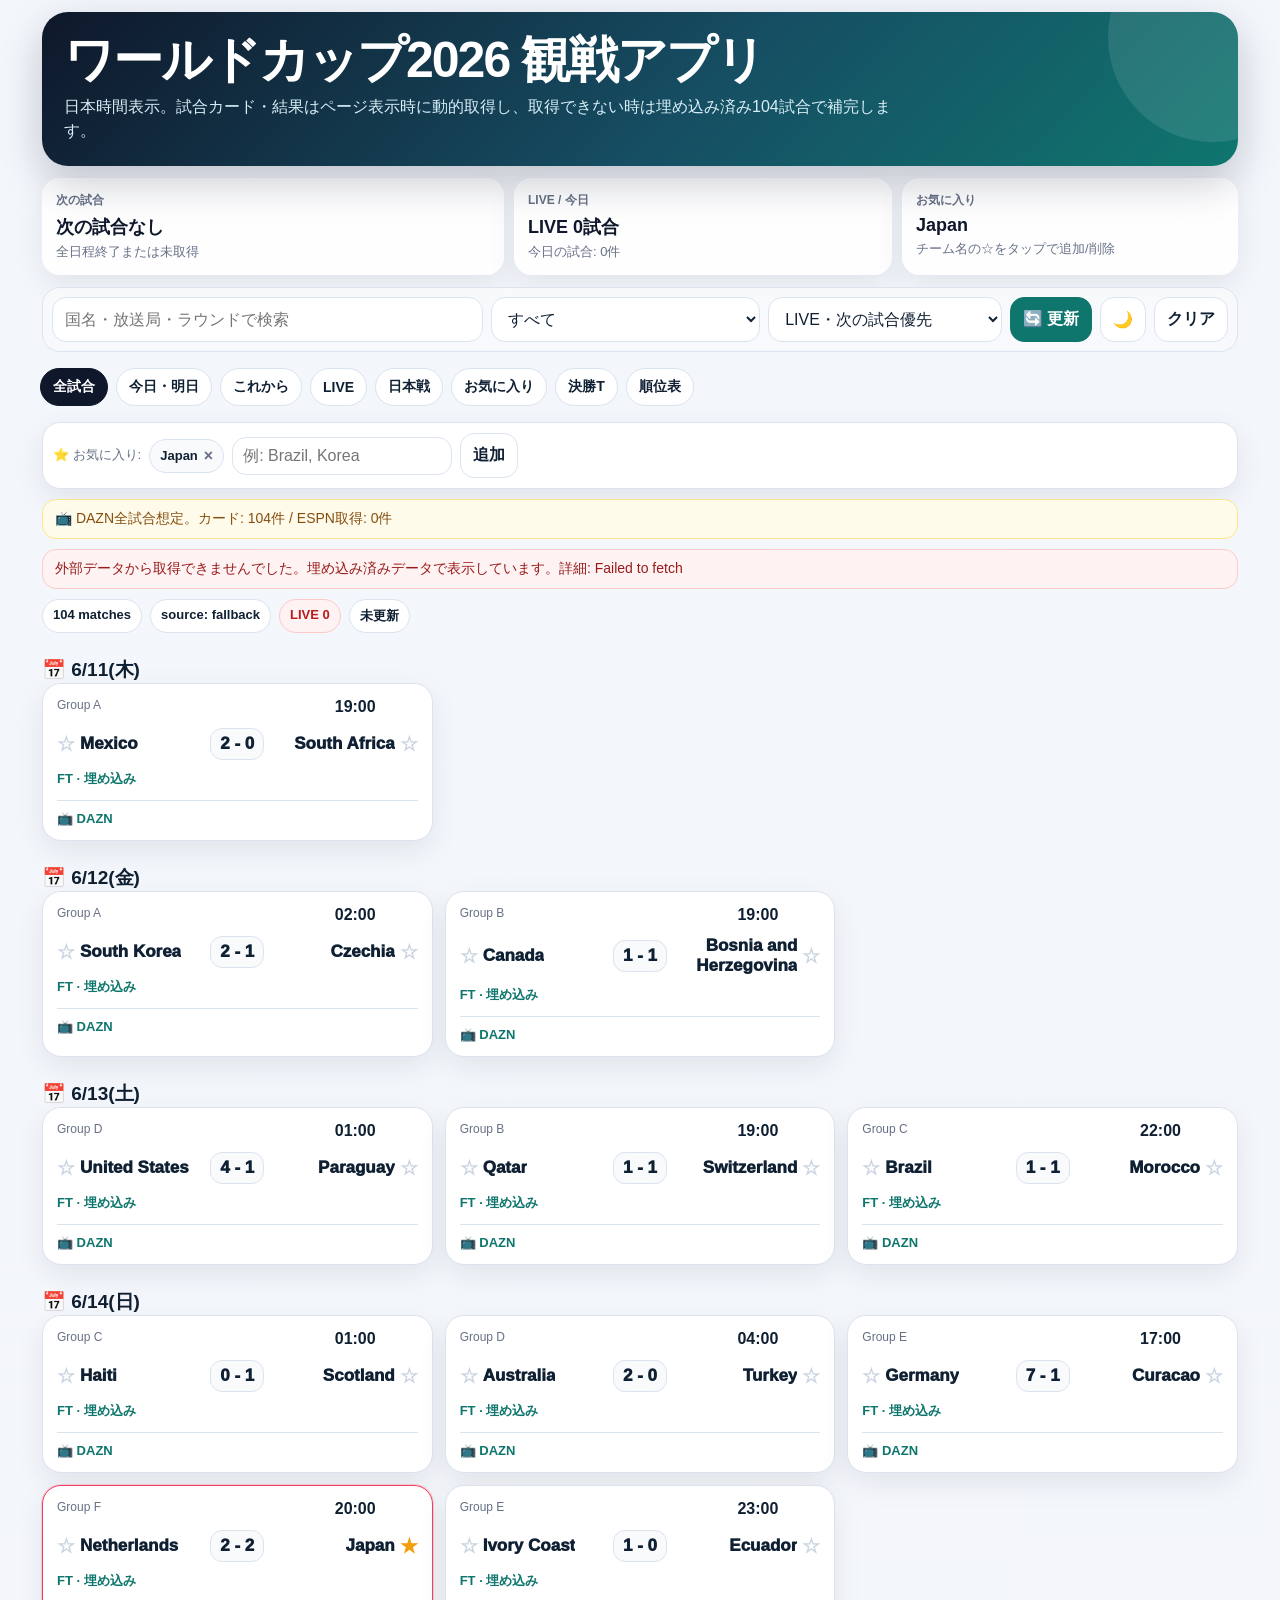
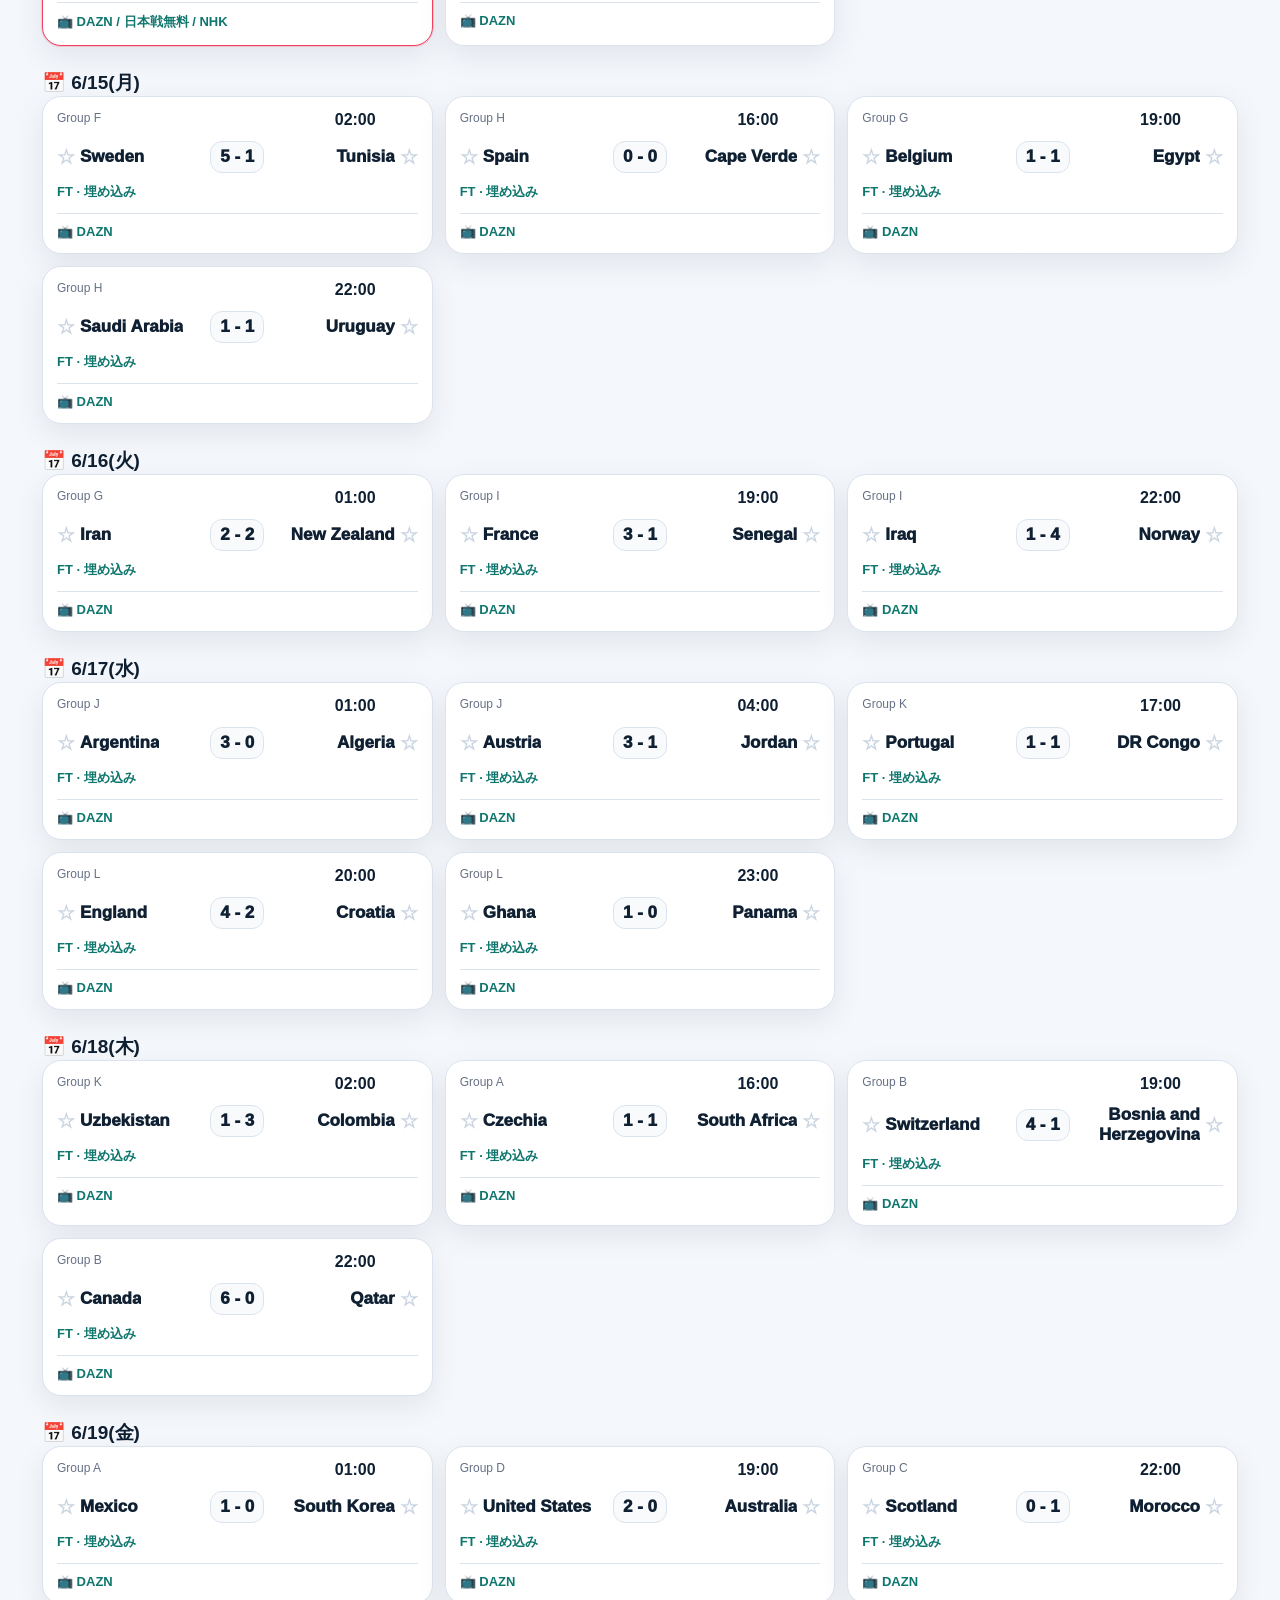
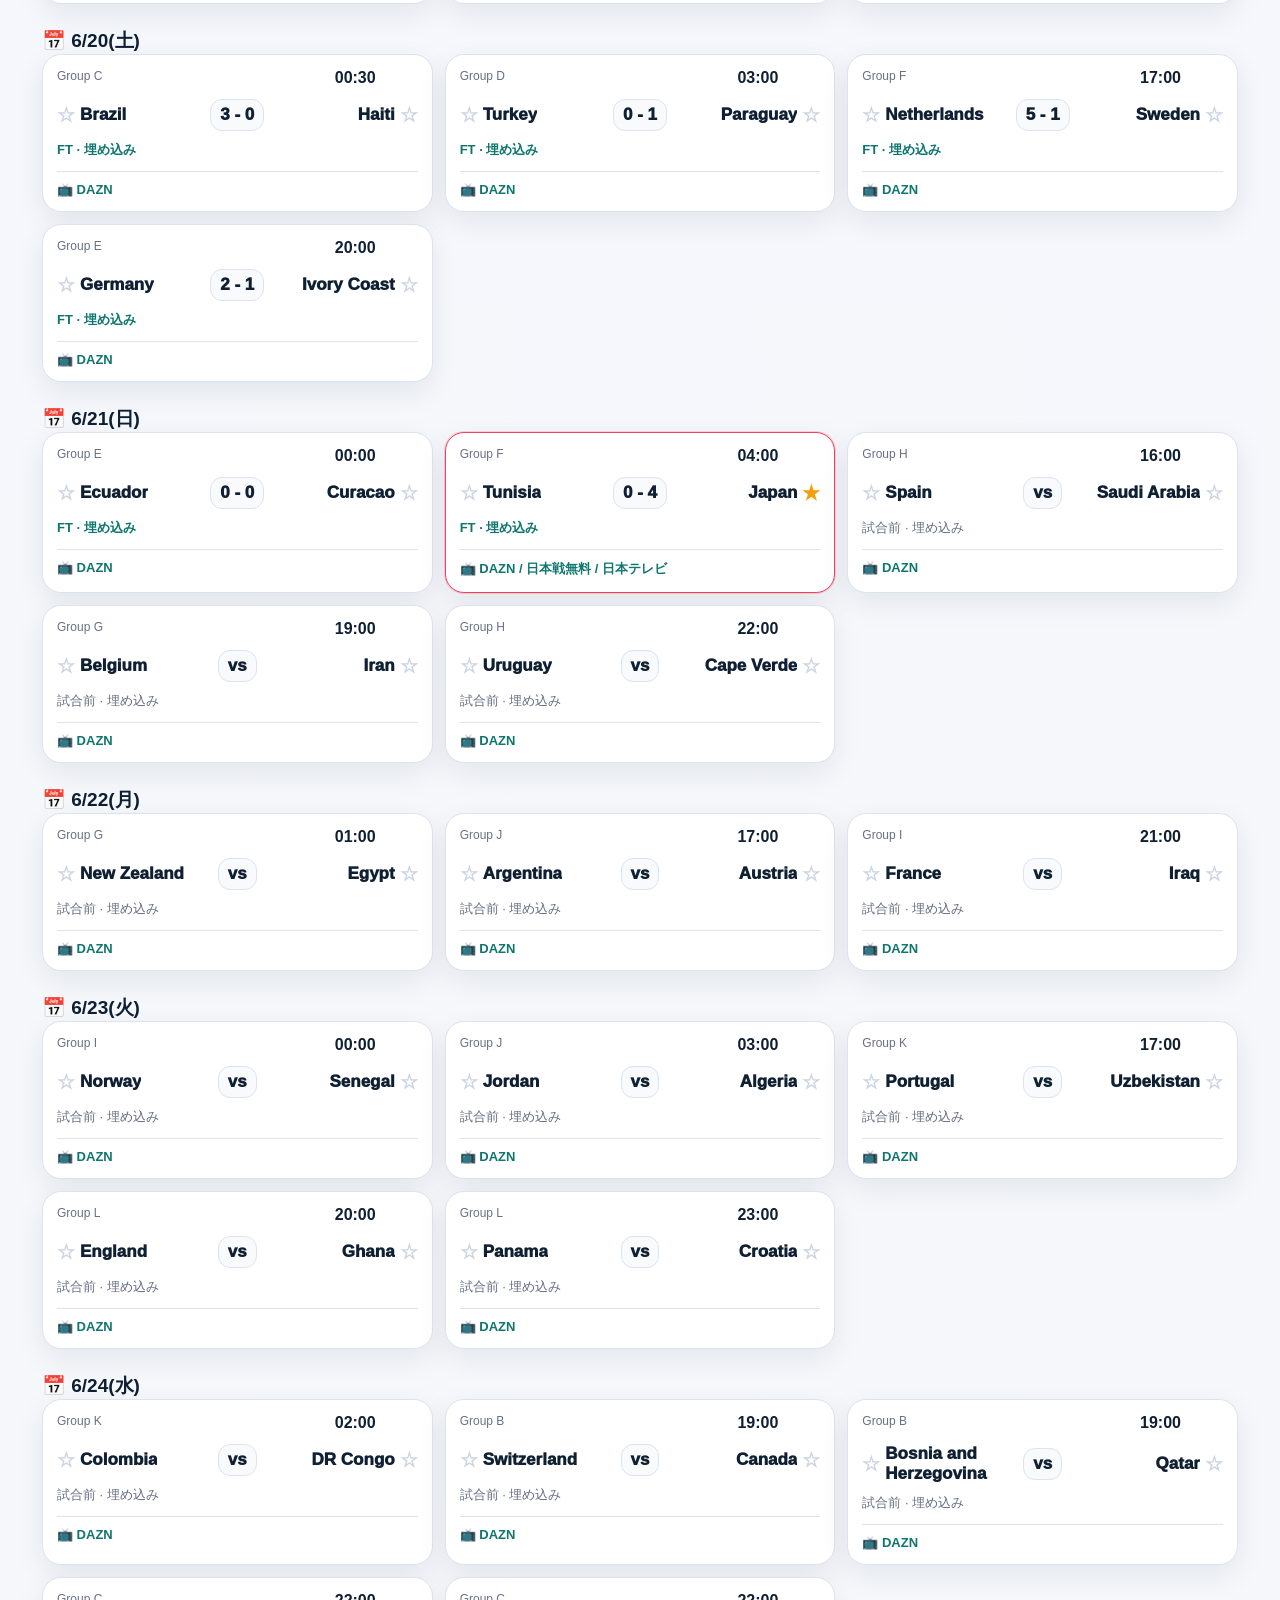
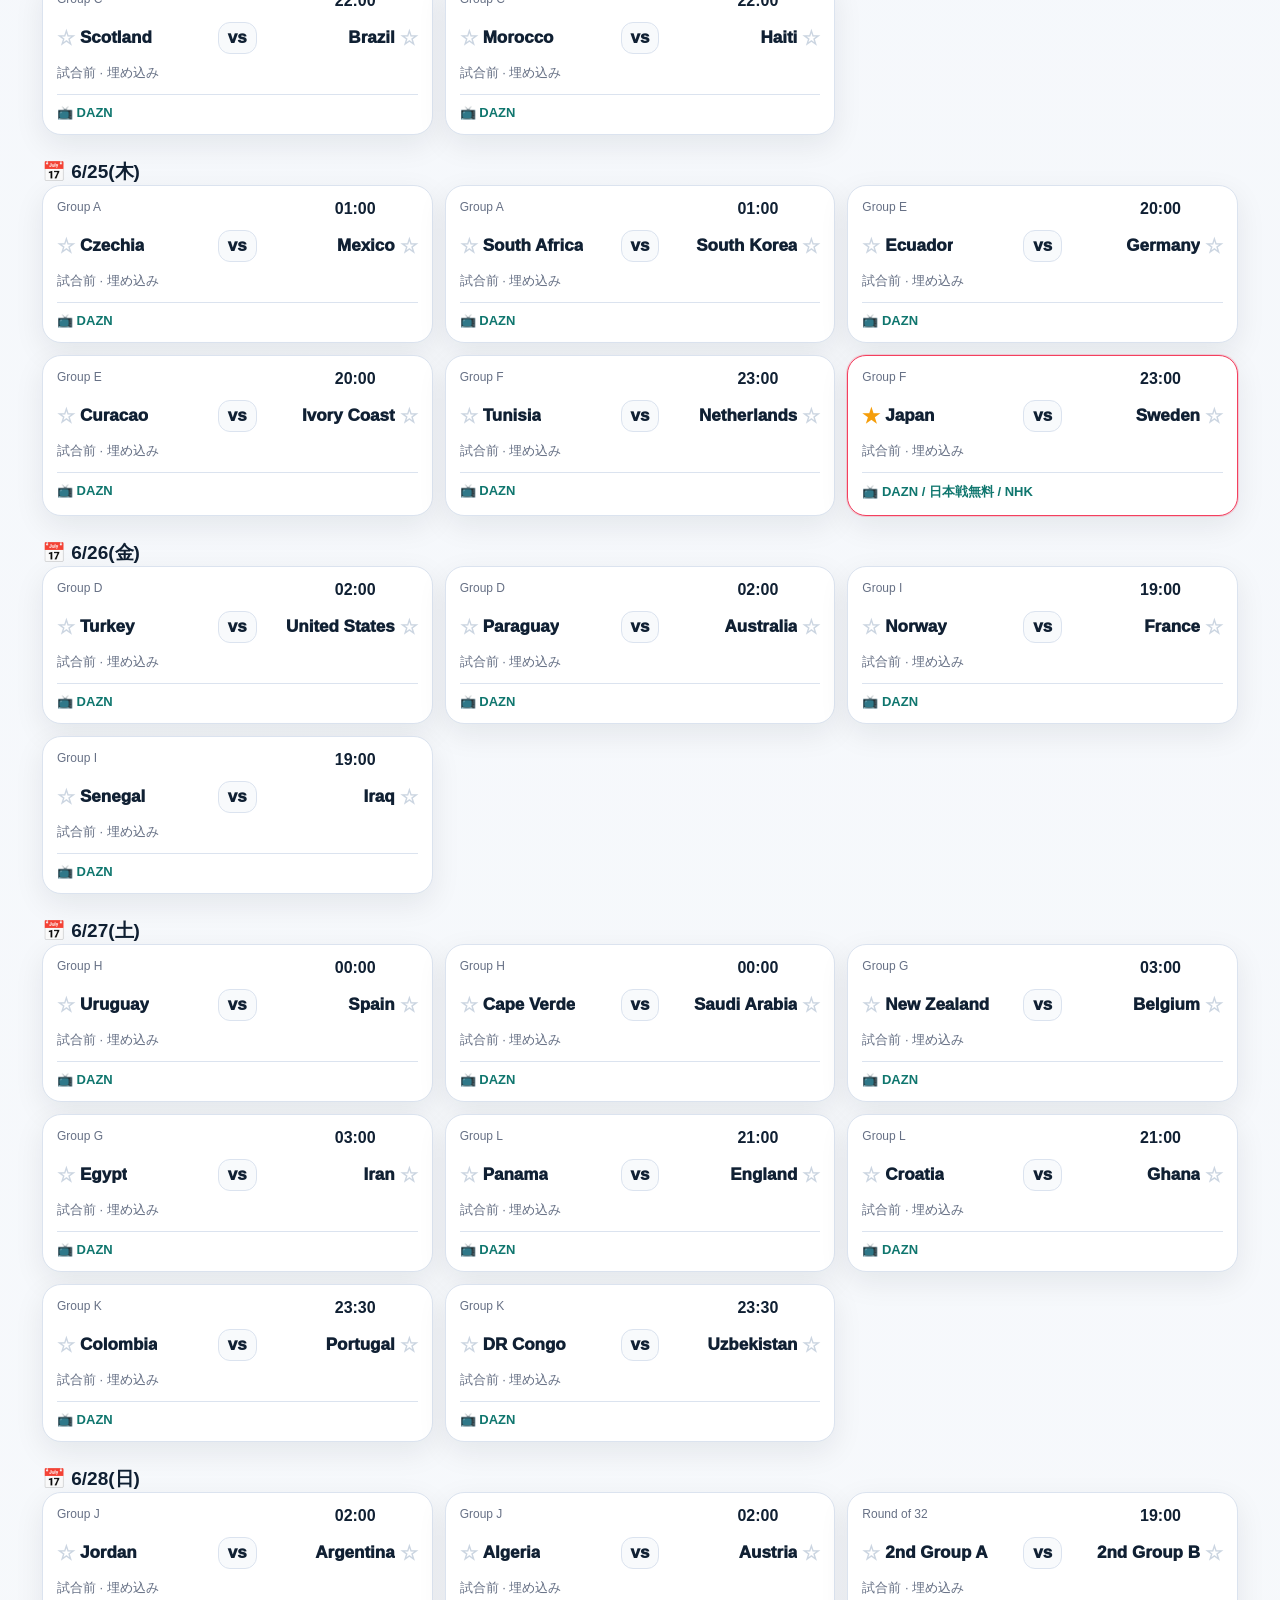
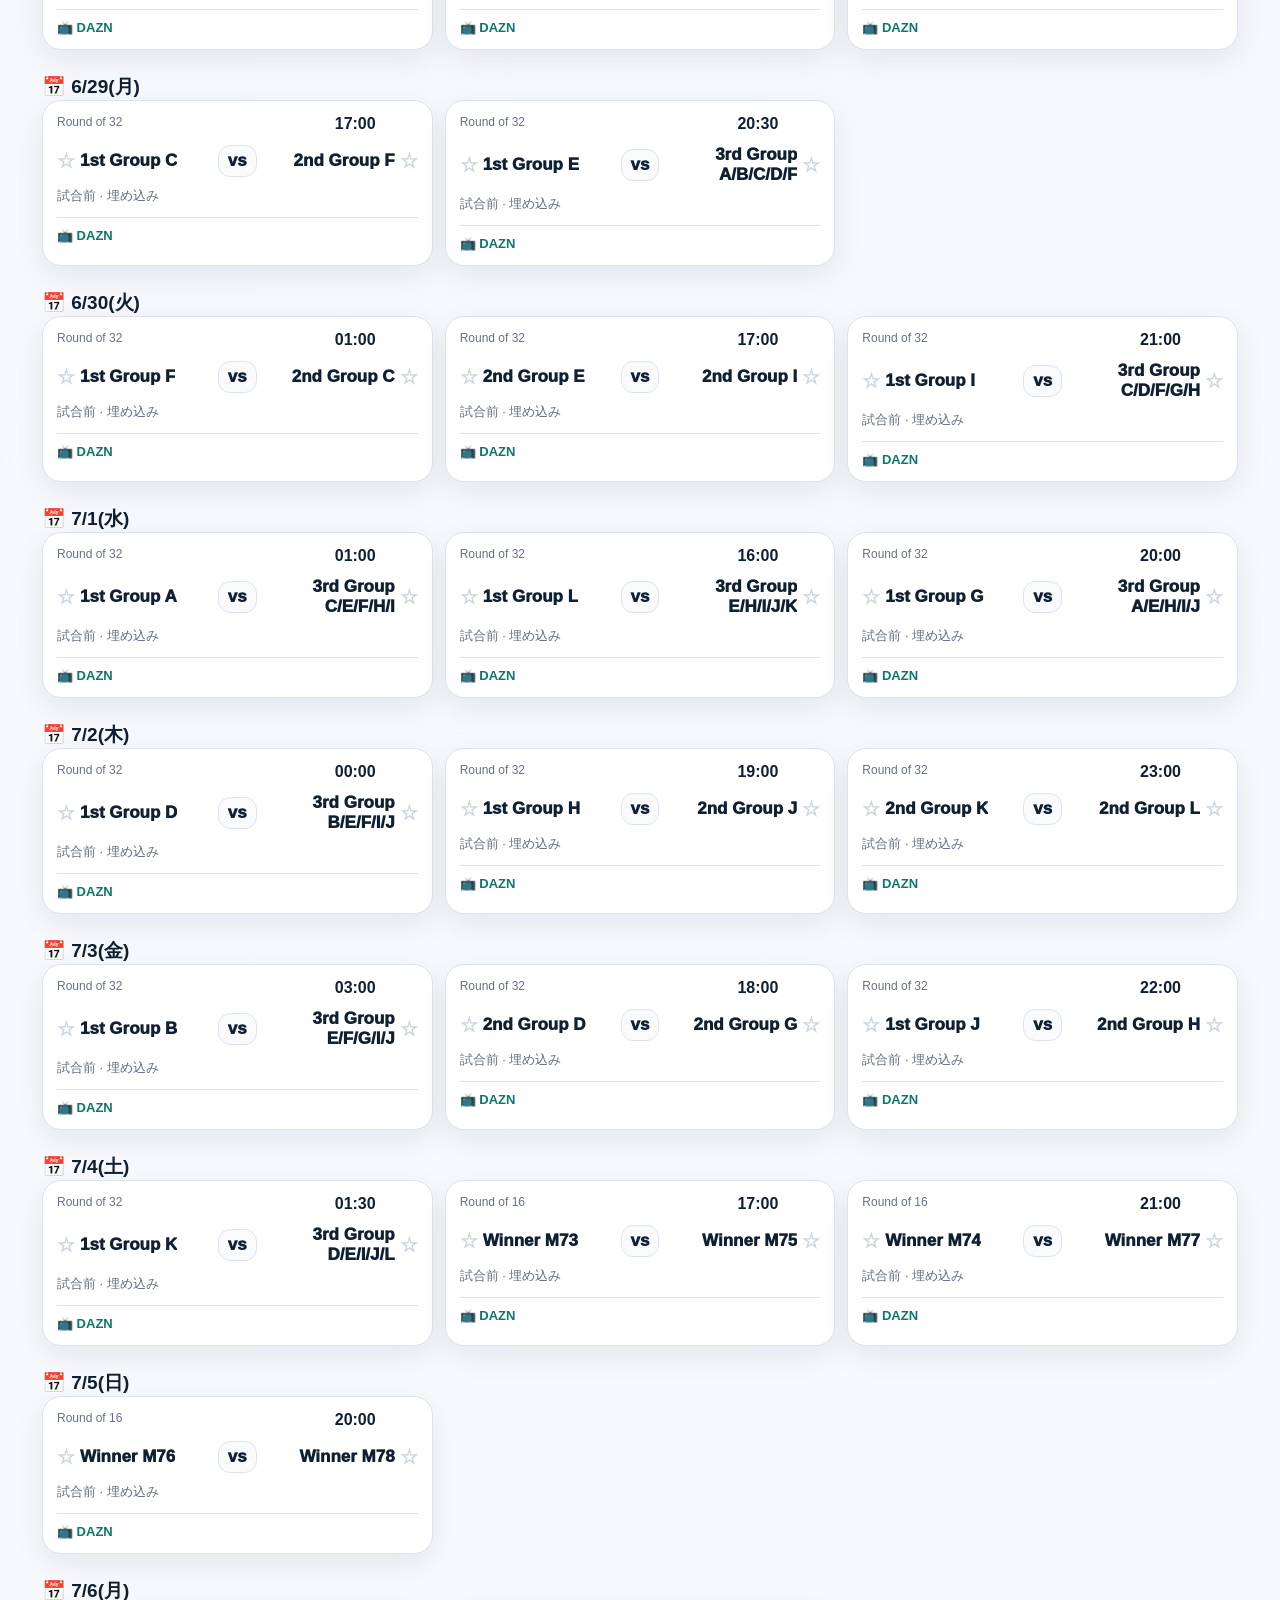
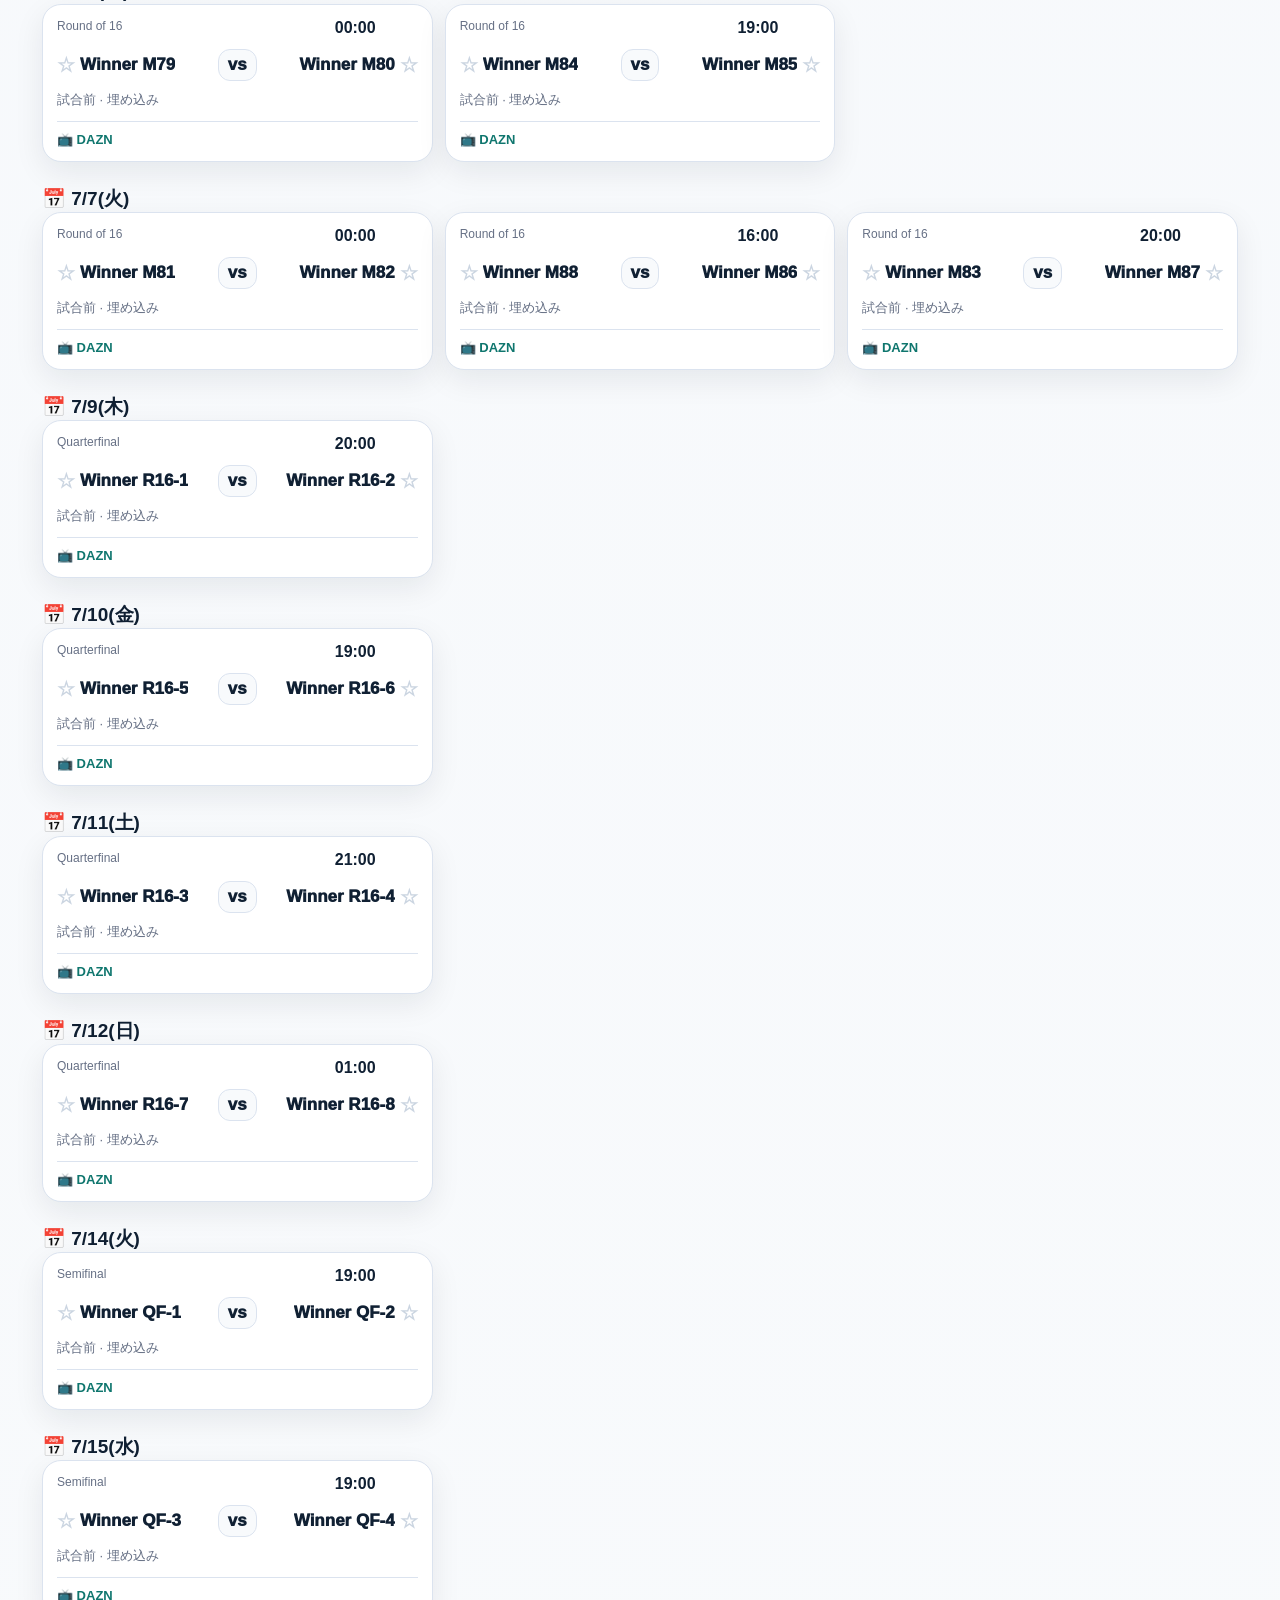
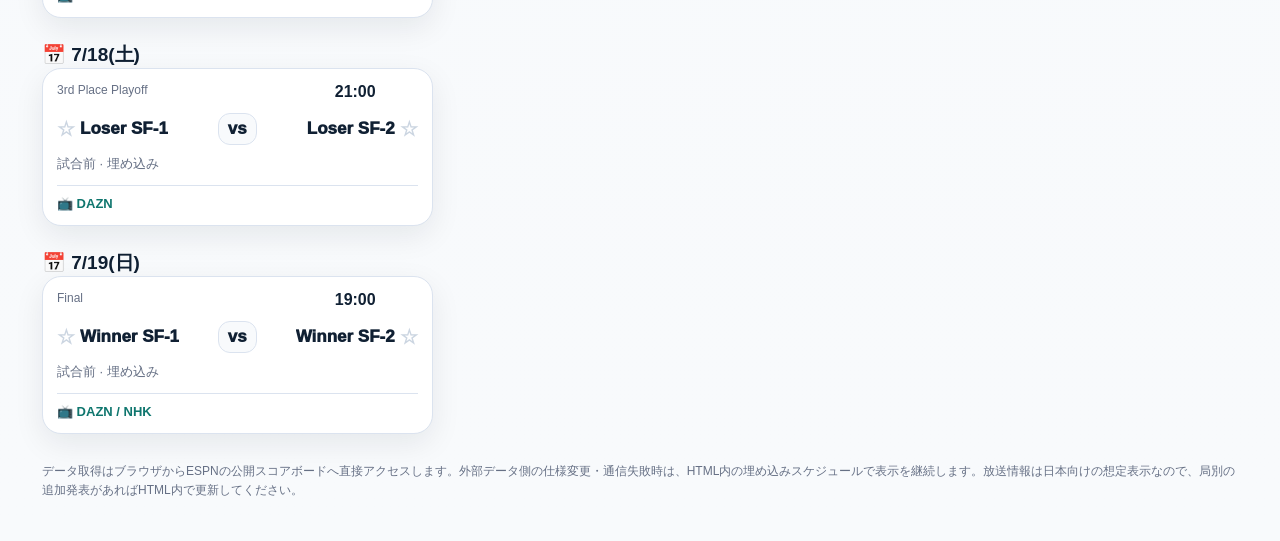
<file: index.html>
<!doctype html>
<html lang="ja">
<head>
  <meta charset="utf-8" />
  <meta name="viewport" content="width=device-width, initial-scale=1, viewport-fit=cover" />
  <meta name="theme-color" content="#0f172a" />
  <meta name="apple-mobile-web-app-capable" content="yes" />
  <meta name="apple-mobile-web-app-title" content="WC2026" />
  <meta name="apple-mobile-web-app-status-bar-style" content="black-translucent" />
  <title>ワールドカップ2026 観戦アプリ</title>
  <style>
    :root{
      --bg:#f3f6fb;--bg2:#f8fafc;--panel:#fff;--panel2:#f8fafc;--text:#102033;--muted:#667085;--line:#dbe3ef;
      --accent:#0f766e;--accent2:#e11d48;--ok:#0f766e;--warn:#b45309;--live:#dc2626;--shadow:0 10px 30px rgba(15,23,42,.08);
    }
    body.dark{--bg:#07111f;--bg2:#0f172a;--panel:#111c2f;--panel2:#0b1628;--text:#e5eefb;--muted:#98a6bd;--line:#26364f;--accent:#2dd4bf;--accent2:#fb7185;--ok:#34d399;--warn:#f59e0b;--shadow:0 10px 30px rgba(0,0,0,.22)}
    *{box-sizing:border-box} html{scroll-behavior:smooth} body{margin:0;font-family:-apple-system,BlinkMacSystemFont,"Segoe UI",sans-serif;background:linear-gradient(180deg,var(--bg),var(--bg2));color:var(--text);min-height:100vh}
    .app{max-width:1220px;margin:0 auto;padding:calc(12px + env(safe-area-inset-top)) 12px 42px}
    .hero{background:linear-gradient(135deg,#0f172a,#164e63 55%,#0f766e);color:white;border-radius:26px;padding:22px;margin-bottom:12px;box-shadow:0 16px 42px rgba(15,23,42,.22);overflow:hidden;position:relative}
    .hero:after{content:"";position:absolute;right:-80px;top:-80px;width:210px;height:210px;border-radius:999px;background:rgba(255,255,255,.1)}
    h1{margin:0;font-size:clamp(27px,5vw,50px);line-height:1.05;letter-spacing:-.04em}.hero p{margin:8px 0 0;color:#d8eef7;line-height:1.55;max-width:850px}.hero b{color:white}
    .dash{display:grid;grid-template-columns:1.1fr .9fr .8fr;gap:10px;margin:12px 0}.dash-card{background:rgba(255,255,255,.88);color:#0f172a;border:1px solid rgba(255,255,255,.5);border-radius:18px;padding:13px;box-shadow:var(--shadow)}
    body.dark .dash-card{background:rgba(17,28,47,.88);color:var(--text);border-color:var(--line)}.dash-card small{display:block;color:var(--muted);font-weight:800;font-size:12px;margin-bottom:6px}.dash-card strong{font-size:18px}.dash-card .sub{margin-top:4px;color:var(--muted);font-size:13px}
    .toolbar{position:sticky;top:0;z-index:10;display:grid;grid-template-columns:minmax(180px,1.2fr) minmax(140px,.75fr) minmax(130px,.65fr) repeat(3,auto);gap:8px;background:rgba(248,250,252,.86);backdrop-filter:blur(14px);padding:9px;border:1px solid var(--line);border-radius:18px;margin:12px 0}.dark .toolbar{background:rgba(15,23,42,.86)}
    input,select,button{font:inherit;border:1px solid var(--line);border-radius:14px;background:var(--panel);color:var(--text);padding:11px 12px;min-height:44px}input{width:100%}button{font-weight:900;cursor:pointer}button.primary{background:#0f766e;color:white;border-color:#0f766e}button.ghost.active,button.active{border-color:#f43f5e;background:#fff1f2;color:#be123c}.dark button.active,.dark button.ghost.active{background:#3a1220;color:#fecdd3;border-color:#fb7185}
    .tabs{display:flex;gap:8px;overflow:auto;padding:4px 0 8px;margin:0 -2px}.tab{white-space:nowrap;border-radius:999px;min-height:38px;padding:9px 12px;font-size:14px}.tab.active{background:#0f172a;color:white;border-color:#0f172a}.dark .tab.active{background:#e5eefb;color:#0f172a}
    .favbar{display:flex;gap:8px;align-items:center;flex-wrap:wrap;background:var(--panel);border:1px solid var(--line);border-radius:18px;padding:10px;margin:8px 0;box-shadow:var(--shadow)}.chip{display:inline-flex;align-items:center;gap:6px;border:1px solid var(--line);background:var(--panel2);border-radius:999px;padding:7px 10px;font-weight:800;font-size:13px}.chip button{min-height:0;padding:0;border:0;background:transparent;color:var(--muted);font-size:16px}.favbar input{max-width:220px;min-height:38px;padding:8px 10px}.hint{color:var(--muted);font-size:13px;line-height:1.45}
    .note,.error{font-size:14px;border-radius:14px;padding:10px 12px;margin:10px 0;border:1px solid #fde68a;background:#fffbeb;color:#854d0e}.error{display:none;border-color:#fecaca;background:#fef2f2;color:#991b1b}.dark .note{background:#332710;color:#fde68a;border-color:#744f08}.dark .error{background:#3b1212;color:#fecaca;border-color:#7f1d1d}
    .stats{display:flex;gap:8px;flex-wrap:wrap;margin:10px 0 2px}.pill{background:var(--panel);border:1px solid var(--line);border-radius:999px;padding:7px 10px;color:var(--text);font-weight:800;font-size:13px}.pill.live{background:#fef2f2;color:#b91c1c;border-color:#fecaca}.dark .pill.live{background:#3b1212;color:#fecaca;border-color:#7f1d1d}
    .section-title{display:flex;align-items:center;justify-content:space-between;gap:10px;margin:22px 0 10px}.section-title h2,.day h2{font-size:19px;margin:0}.section-title a{color:var(--accent);font-weight:900;text-decoration:none;font-size:13px}.grid{display:grid;grid-template-columns:repeat(3,minmax(0,1fr));gap:12px}
    .card{background:var(--panel);border:1px solid var(--line);border-radius:19px;padding:14px;box-shadow:var(--shadow);position:relative;overflow:hidden}.card.japan{border-color:#f43f5e;box-shadow:0 0 0 1px #f43f5e33,var(--shadow)}.card.live{border-color:#ef4444}.card.live:before{content:"LIVE";position:absolute;right:12px;top:10px;background:#dc2626;color:white;border-radius:999px;font-size:11px;font-weight:900;padding:4px 7px;letter-spacing:.04em}
    .meta{display:flex;justify-content:space-between;gap:8px;color:var(--muted);font-size:12px;margin-bottom:12px;padding-right:42px}.meta b{color:var(--text);font-size:16px}.teams{display:grid;grid-template-columns:1fr auto 1fr;gap:8px;align-items:center;font-size:17px;font-weight:950}.team{display:flex;gap:5px;align-items:center;min-width:0}.team.away{justify-content:flex-end;text-align:right}.team-name{overflow:hidden;text-overflow:ellipsis}.favbtn{border:0;background:transparent;color:#cbd5e1;padding:0;min-height:0;font-size:18px;line-height:1}.favbtn.on{color:#f59e0b}.score{font-style:normal;background:var(--panel2);border:1px solid var(--line);border-radius:12px;padding:5px 9px;white-space:nowrap;color:var(--text);font-weight:950}.status{margin-top:10px;font-size:13px;color:var(--muted)}.status.done{color:var(--ok);font-weight:900}.status.live{color:var(--live);font-weight:900}.broadcast{margin-top:12px;padding-top:10px;border-top:1px solid var(--line);font-size:13px;color:var(--accent);font-weight:850}.empty{background:var(--panel);border:1px solid var(--line);border-radius:18px;padding:28px;text-align:center;color:var(--muted);box-shadow:var(--shadow)}
    .day{margin-top:24px}.table-wrap{overflow:auto;background:var(--panel);border:1px solid var(--line);border-radius:18px;box-shadow:var(--shadow);margin:12px 0 20px}table{width:100%;border-collapse:collapse;min-width:650px}th,td{padding:10px;border-bottom:1px solid var(--line);text-align:left;font-size:14px}th{font-size:12px;color:var(--muted);background:var(--panel2);position:sticky;top:0}td.num{text-align:right;font-variant-numeric:tabular-nums}.rank{font-weight:950}.group-title{font-size:18px;margin:22px 0 8px}.bracket{display:grid;grid-template-columns:repeat(4,minmax(0,1fr));gap:12px}.bracket-col{background:var(--panel);border:1px solid var(--line);border-radius:18px;padding:12px;box-shadow:var(--shadow)}.bracket-col h3{margin:0 0 10px;font-size:15px}.mini{border:1px solid var(--line);border-radius:13px;padding:9px;margin:8px 0;background:var(--panel2);font-size:13px}.mini b{display:block;margin-bottom:4px}
    .footer{margin:28px 0 0;color:var(--muted);font-size:12px;line-height:1.55}.sr{position:absolute;left:-9999px}
    @media(max-width:980px){.toolbar{grid-template-columns:1fr 1fr 1fr}.toolbar input{grid-column:1/-1}.grid{grid-template-columns:repeat(2,minmax(0,1fr))}.dash{grid-template-columns:1fr}.bracket{grid-template-columns:repeat(2,minmax(0,1fr))}}
    @media(max-width:640px){.app{padding-left:10px;padding-right:10px}.hero{border-radius:22px;padding:20px}.toolbar{grid-template-columns:1fr 1fr}.toolbar input,.toolbar select{grid-column:1/-1}.toolbar button{padding:10px 9px}.grid{grid-template-columns:1fr}.teams{font-size:16px}.dash-card strong{font-size:16px}.bracket{grid-template-columns:1fr}.favbar input{max-width:none;flex:1 1 160px}}
  </style>
</head>
<body>
<main class="app">
  <section class="hero">
    <h1>ワールドカップ2026 観戦アプリ</h1>
    <p>日本時間表示。試合カード・結果はページ表示時に動的取得し、取得できない時は埋め込み済み104試合で補完します。</p>
  </section>

  <section class="dash" aria-label="ダッシュボード">
    <div class="dash-card"><small>次の試合</small><strong id="nextTitle">計算中…</strong><div class="sub" id="nextSub">-</div></div>
    <div class="dash-card"><small>LIVE / 今日</small><strong id="liveTitle">0試合</strong><div class="sub" id="todaySub">今日の試合を確認中</div></div>
    <div class="dash-card"><small>お気に入り</small><strong id="favSummary">Japan</strong><div class="sub">チーム名の☆をタップで追加/削除</div></div>
  </section>

  <section class="toolbar">
    <input id="q" placeholder="国名・放送局・ラウンドで検索" autocomplete="off">
    <select id="round" aria-label="ラウンド"></select>
    <select id="sort" aria-label="並び順"><option value="smart">LIVE・次の試合優先</option><option value="time">時刻順</option><option value="dateDesc">新しい日付順</option></select>
    <button id="refresh" class="primary">🔄 更新</button>
    <button id="theme">🌙</button>
    <button id="reset">クリア</button>
  </section>

  <nav class="tabs" aria-label="表示切替">
    <button class="tab active" data-view="all">全試合</button>
    <button class="tab" data-view="today">今日・明日</button>
    <button class="tab" data-view="upcoming">これから</button>
    <button class="tab" data-view="live">LIVE</button>
    <button class="tab" data-view="japan">日本戦</button>
    <button class="tab" data-view="favorites">お気に入り</button>
    <button class="tab" data-view="knockout">決勝T</button>
    <button class="tab" data-view="standings">順位表</button>
  </nav>

  <section class="favbar">
    <span class="hint">⭐ お気に入り:</span>
    <span id="favChips"></span>
    <input id="favInput" placeholder="例: Brazil, Korea">
    <button id="favAdd">追加</button>
  </section>

  <div class="note" id="note">読み込み中…</div>
  <div class="error" id="error"></div>
  <div class="stats">
    <span class="pill" id="count">0 matches</span>
    <span class="pill" id="source">source: fallback</span>
    <span class="pill live" id="liveCount">LIVE 0</span>
    <span class="pill" id="updated">未更新</span>
  </div>

  <section id="pinned"></section>
  <section id="list"></section>

  <p class="footer">データ取得はブラウザからESPNの公開スコアボードへ直接アクセスします。外部データ側の仕様変更・通信失敗時は、HTML内の埋め込みスケジュールで表示を継続します。放送情報は日本向けの想定表示なので、局別の追加発表があればHTML内で更新してください。</p>
</main>
<script>
const FALLBACK_MATCHES = [{"datetime":"2026-06-12T04:00:00+09:00","round":"Group A","home":"Mexico","away":"South Africa","broadcast":"DAZN","id":1,"staticHomeScore":2,"staticAwayScore":0,"staticStatus":"FT"},{"datetime":"2026-06-12T11:00:00+09:00","round":"Group A","home":"South Korea","away":"Czechia","broadcast":"DAZN","id":2,"staticHomeScore":2,"staticAwayScore":1,"staticStatus":"FT"},{"datetime":"2026-06-13T04:00:00+09:00","round":"Group B","home":"Canada","away":"Bosnia and Herzegovina","broadcast":"DAZN","id":3,"staticHomeScore":1,"staticAwayScore":1,"staticStatus":"FT"},{"datetime":"2026-06-13T10:00:00+09:00","round":"Group D","home":"United States","away":"Paraguay","broadcast":"DAZN","id":4,"staticHomeScore":4,"staticAwayScore":1,"staticStatus":"FT"},{"datetime":"2026-06-14T04:00:00+09:00","round":"Group B","home":"Qatar","away":"Switzerland","broadcast":"DAZN","id":5,"staticHomeScore":1,"staticAwayScore":1,"staticStatus":"FT"},{"datetime":"2026-06-14T07:00:00+09:00","round":"Group C","home":"Brazil","away":"Morocco","broadcast":"DAZN","id":6,"staticHomeScore":1,"staticAwayScore":1,"staticStatus":"FT"},{"datetime":"2026-06-14T10:00:00+09:00","round":"Group C","home":"Haiti","away":"Scotland","broadcast":"DAZN","id":7,"staticHomeScore":0,"staticAwayScore":1,"staticStatus":"FT"},{"datetime":"2026-06-14T13:00:00+09:00","round":"Group D","home":"Australia","away":"Turkey","broadcast":"DAZN","id":8,"staticHomeScore":2,"staticAwayScore":0,"staticStatus":"FT"},{"datetime":"2026-06-15T02:00:00+09:00","round":"Group E","home":"Germany","away":"Curacao","broadcast":"DAZN","id":9,"staticHomeScore":7,"staticAwayScore":1,"staticStatus":"FT"},{"datetime":"2026-06-15T05:00:00+09:00","round":"Group F","home":"Netherlands","away":"Japan","broadcast":"DAZN / 日本戦無料 / NHK","id":10,"staticHomeScore":2,"staticAwayScore":2,"staticStatus":"FT"},{"datetime":"2026-06-15T08:00:00+09:00","round":"Group E","home":"Ivory Coast","away":"Ecuador","broadcast":"DAZN","id":11,"staticHomeScore":1,"staticAwayScore":0,"staticStatus":"FT"},{"datetime":"2026-06-15T11:00:00+09:00","round":"Group F","home":"Sweden","away":"Tunisia","broadcast":"DAZN","id":12,"staticHomeScore":5,"staticAwayScore":1,"staticStatus":"FT"},{"datetime":"2026-06-16T01:00:00+09:00","round":"Group H","home":"Spain","away":"Cape Verde","broadcast":"DAZN","id":13,"staticHomeScore":0,"staticAwayScore":0,"staticStatus":"FT"},{"datetime":"2026-06-16T04:00:00+09:00","round":"Group G","home":"Belgium","away":"Egypt","broadcast":"DAZN","id":14,"staticHomeScore":1,"staticAwayScore":1,"staticStatus":"FT"},{"datetime":"2026-06-16T07:00:00+09:00","round":"Group H","home":"Saudi Arabia","away":"Uruguay","broadcast":"DAZN","id":15,"staticHomeScore":1,"staticAwayScore":1,"staticStatus":"FT"},{"datetime":"2026-06-16T10:00:00+09:00","round":"Group G","home":"Iran","away":"New Zealand","broadcast":"DAZN","id":16,"staticHomeScore":2,"staticAwayScore":2,"staticStatus":"FT"},{"datetime":"2026-06-17T04:00:00+09:00","round":"Group I","home":"France","away":"Senegal","broadcast":"DAZN","id":17,"staticHomeScore":3,"staticAwayScore":1,"staticStatus":"FT"},{"datetime":"2026-06-17T07:00:00+09:00","round":"Group I","home":"Iraq","away":"Norway","broadcast":"DAZN","id":18,"staticHomeScore":1,"staticAwayScore":4,"staticStatus":"FT"},{"datetime":"2026-06-17T10:00:00+09:00","round":"Group J","home":"Argentina","away":"Algeria","broadcast":"DAZN","id":19,"staticHomeScore":3,"staticAwayScore":0,"staticStatus":"FT"},{"datetime":"2026-06-17T13:00:00+09:00","round":"Group J","home":"Austria","away":"Jordan","broadcast":"DAZN","id":20,"staticHomeScore":3,"staticAwayScore":1,"staticStatus":"FT"},{"datetime":"2026-06-18T02:00:00+09:00","round":"Group K","home":"Portugal","away":"DR Congo","broadcast":"DAZN","id":21,"staticHomeScore":1,"staticAwayScore":1,"staticStatus":"FT"},{"datetime":"2026-06-18T05:00:00+09:00","round":"Group L","home":"England","away":"Croatia","broadcast":"DAZN","id":22,"staticHomeScore":4,"staticAwayScore":2,"staticStatus":"FT"},{"datetime":"2026-06-18T08:00:00+09:00","round":"Group L","home":"Ghana","away":"Panama","broadcast":"DAZN","id":23,"staticHomeScore":1,"staticAwayScore":0,"staticStatus":"FT"},{"datetime":"2026-06-18T11:00:00+09:00","round":"Group K","home":"Uzbekistan","away":"Colombia","broadcast":"DAZN","id":24,"staticHomeScore":1,"staticAwayScore":3,"staticStatus":"FT"},{"datetime":"2026-06-19T01:00:00+09:00","round":"Group A","home":"Czechia","away":"South Africa","broadcast":"DAZN","id":25,"staticHomeScore":1,"staticAwayScore":1,"staticStatus":"FT"},{"datetime":"2026-06-19T04:00:00+09:00","round":"Group B","home":"Switzerland","away":"Bosnia and Herzegovina","broadcast":"DAZN","id":26,"staticHomeScore":4,"staticAwayScore":1,"staticStatus":"FT"},{"datetime":"2026-06-19T07:00:00+09:00","round":"Group B","home":"Canada","away":"Qatar","broadcast":"DAZN","id":27,"staticHomeScore":6,"staticAwayScore":0,"staticStatus":"FT"},{"datetime":"2026-06-19T10:00:00+09:00","round":"Group A","home":"Mexico","away":"South Korea","broadcast":"DAZN","id":28,"staticHomeScore":1,"staticAwayScore":0,"staticStatus":"FT"},{"datetime":"2026-06-20T04:00:00+09:00","round":"Group D","home":"United States","away":"Australia","broadcast":"DAZN","id":29,"staticHomeScore":2,"staticAwayScore":0,"staticStatus":"FT"},{"datetime":"2026-06-20T07:00:00+09:00","round":"Group C","home":"Scotland","away":"Morocco","broadcast":"DAZN","id":30,"staticHomeScore":0,"staticAwayScore":1,"staticStatus":"FT"},{"datetime":"2026-06-20T09:30:00+09:00","round":"Group C","home":"Brazil","away":"Haiti","broadcast":"DAZN","id":31,"staticHomeScore":3,"staticAwayScore":0,"staticStatus":"FT"},{"datetime":"2026-06-20T12:00:00+09:00","round":"Group D","home":"Turkey","away":"Paraguay","broadcast":"DAZN","id":32,"staticHomeScore":0,"staticAwayScore":1,"staticStatus":"FT"},{"datetime":"2026-06-21T02:00:00+09:00","round":"Group F","home":"Netherlands","away":"Sweden","broadcast":"DAZN","id":33,"staticHomeScore":5,"staticAwayScore":1,"staticStatus":"FT"},{"datetime":"2026-06-21T05:00:00+09:00","round":"Group E","home":"Germany","away":"Ivory Coast","broadcast":"DAZN","id":34,"staticHomeScore":2,"staticAwayScore":1,"staticStatus":"FT"},{"datetime":"2026-06-21T09:00:00+09:00","round":"Group E","home":"Ecuador","away":"Curacao","broadcast":"DAZN","id":35,"staticHomeScore":0,"staticAwayScore":0,"staticStatus":"FT"},{"datetime":"2026-06-21T13:00:00+09:00","round":"Group F","home":"Tunisia","away":"Japan","broadcast":"DAZN / 日本戦無料 / 日本テレビ","id":36,"staticHomeScore":0,"staticAwayScore":4,"staticStatus":"FT"},{"datetime":"2026-06-22T01:00:00+09:00","round":"Group H","home":"Spain","away":"Saudi Arabia","broadcast":"DAZN","id":37},{"datetime":"2026-06-22T04:00:00+09:00","round":"Group G","home":"Belgium","away":"Iran","broadcast":"DAZN","id":38},{"datetime":"2026-06-22T07:00:00+09:00","round":"Group H","home":"Uruguay","away":"Cape Verde","broadcast":"DAZN","id":39},{"datetime":"2026-06-22T10:00:00+09:00","round":"Group G","home":"New Zealand","away":"Egypt","broadcast":"DAZN","id":40},{"datetime":"2026-06-23T02:00:00+09:00","round":"Group J","home":"Argentina","away":"Austria","broadcast":"DAZN","id":41},{"datetime":"2026-06-23T06:00:00+09:00","round":"Group I","home":"France","away":"Iraq","broadcast":"DAZN","id":42},{"datetime":"2026-06-23T09:00:00+09:00","round":"Group I","home":"Norway","away":"Senegal","broadcast":"DAZN","id":43},{"datetime":"2026-06-23T12:00:00+09:00","round":"Group J","home":"Jordan","away":"Algeria","broadcast":"DAZN","id":44},{"datetime":"2026-06-24T02:00:00+09:00","round":"Group K","home":"Portugal","away":"Uzbekistan","broadcast":"DAZN","id":45},{"datetime":"2026-06-24T05:00:00+09:00","round":"Group L","home":"England","away":"Ghana","broadcast":"DAZN","id":46},{"datetime":"2026-06-24T08:00:00+09:00","round":"Group L","home":"Panama","away":"Croatia","broadcast":"DAZN","id":47},{"datetime":"2026-06-24T11:00:00+09:00","round":"Group K","home":"Colombia","away":"DR Congo","broadcast":"DAZN","id":48},{"datetime":"2026-06-25T04:00:00+09:00","round":"Group B","home":"Switzerland","away":"Canada","broadcast":"DAZN","id":49},{"datetime":"2026-06-25T04:00:00+09:00","round":"Group B","home":"Bosnia and Herzegovina","away":"Qatar","broadcast":"DAZN","id":50},{"datetime":"2026-06-25T07:00:00+09:00","round":"Group C","home":"Scotland","away":"Brazil","broadcast":"DAZN","id":51},{"datetime":"2026-06-25T07:00:00+09:00","round":"Group C","home":"Morocco","away":"Haiti","broadcast":"DAZN","id":52},{"datetime":"2026-06-25T10:00:00+09:00","round":"Group A","home":"Czechia","away":"Mexico","broadcast":"DAZN","id":53},{"datetime":"2026-06-25T10:00:00+09:00","round":"Group A","home":"South Africa","away":"South Korea","broadcast":"DAZN","id":54},{"datetime":"2026-06-26T05:00:00+09:00","round":"Group E","home":"Ecuador","away":"Germany","broadcast":"DAZN","id":55},{"datetime":"2026-06-26T05:00:00+09:00","round":"Group E","home":"Curacao","away":"Ivory Coast","broadcast":"DAZN","id":56},{"datetime":"2026-06-26T08:00:00+09:00","round":"Group F","home":"Tunisia","away":"Netherlands","broadcast":"DAZN","id":57},{"datetime":"2026-06-26T08:00:00+09:00","round":"Group F","home":"Japan","away":"Sweden","broadcast":"DAZN / 日本戦無料 / NHK","id":58},{"datetime":"2026-06-26T11:00:00+09:00","round":"Group D","home":"Turkey","away":"United States","broadcast":"DAZN","id":59},{"datetime":"2026-06-26T11:00:00+09:00","round":"Group D","home":"Paraguay","away":"Australia","broadcast":"DAZN","id":60},{"datetime":"2026-06-27T04:00:00+09:00","round":"Group I","home":"Norway","away":"France","broadcast":"DAZN","id":61},{"datetime":"2026-06-27T04:00:00+09:00","round":"Group I","home":"Senegal","away":"Iraq","broadcast":"DAZN","id":62},{"datetime":"2026-06-27T09:00:00+09:00","round":"Group H","home":"Uruguay","away":"Spain","broadcast":"DAZN","id":63},{"datetime":"2026-06-27T09:00:00+09:00","round":"Group H","home":"Cape Verde","away":"Saudi Arabia","broadcast":"DAZN","id":64},{"datetime":"2026-06-27T12:00:00+09:00","round":"Group G","home":"New Zealand","away":"Belgium","broadcast":"DAZN","id":65},{"datetime":"2026-06-27T12:00:00+09:00","round":"Group G","home":"Egypt","away":"Iran","broadcast":"DAZN","id":66},{"datetime":"2026-06-28T06:00:00+09:00","round":"Group L","home":"Panama","away":"England","broadcast":"DAZN","id":67},{"datetime":"2026-06-28T06:00:00+09:00","round":"Group L","home":"Croatia","away":"Ghana","broadcast":"DAZN","id":68},{"datetime":"2026-06-28T08:30:00+09:00","round":"Group K","home":"Colombia","away":"Portugal","broadcast":"DAZN","id":69},{"datetime":"2026-06-28T08:30:00+09:00","round":"Group K","home":"DR Congo","away":"Uzbekistan","broadcast":"DAZN","id":70},{"datetime":"2026-06-28T11:00:00+09:00","round":"Group J","home":"Jordan","away":"Argentina","broadcast":"DAZN","id":71},{"datetime":"2026-06-28T11:00:00+09:00","round":"Group J","home":"Algeria","away":"Austria","broadcast":"DAZN","id":72},{"datetime":"2026-06-29T04:00:00+09:00","round":"Round of 32","home":"2nd Group A","away":"2nd Group B","broadcast":"DAZN","id":73},{"datetime":"2026-06-30T02:00:00+09:00","round":"Round of 32","home":"1st Group C","away":"2nd Group F","broadcast":"DAZN","id":74},{"datetime":"2026-06-30T05:30:00+09:00","round":"Round of 32","home":"1st Group E","away":"3rd Group A/B/C/D/F","broadcast":"DAZN","id":75},{"datetime":"2026-06-30T10:00:00+09:00","round":"Round of 32","home":"1st Group F","away":"2nd Group C","broadcast":"DAZN","id":76},{"datetime":"2026-07-01T02:00:00+09:00","round":"Round of 32","home":"2nd Group E","away":"2nd Group I","broadcast":"DAZN","id":77},{"datetime":"2026-07-01T06:00:00+09:00","round":"Round of 32","home":"1st Group I","away":"3rd Group C/D/F/G/H","broadcast":"DAZN","id":78},{"datetime":"2026-07-01T10:00:00+09:00","round":"Round of 32","home":"1st Group A","away":"3rd Group C/E/F/H/I","broadcast":"DAZN","id":79},{"datetime":"2026-07-02T01:00:00+09:00","round":"Round of 32","home":"1st Group L","away":"3rd Group E/H/I/J/K","broadcast":"DAZN","id":80},{"datetime":"2026-07-02T05:00:00+09:00","round":"Round of 32","home":"1st Group G","away":"3rd Group A/E/H/I/J","broadcast":"DAZN","id":81},{"datetime":"2026-07-02T09:00:00+09:00","round":"Round of 32","home":"1st Group D","away":"3rd Group B/E/F/I/J","broadcast":"DAZN","id":82},{"datetime":"2026-07-03T04:00:00+09:00","round":"Round of 32","home":"1st Group H","away":"2nd Group J","broadcast":"DAZN","id":83},{"datetime":"2026-07-03T08:00:00+09:00","round":"Round of 32","home":"2nd Group K","away":"2nd Group L","broadcast":"DAZN","id":84},{"datetime":"2026-07-03T12:00:00+09:00","round":"Round of 32","home":"1st Group B","away":"3rd Group E/F/G/I/J","broadcast":"DAZN","id":85},{"datetime":"2026-07-04T03:00:00+09:00","round":"Round of 32","home":"2nd Group D","away":"2nd Group G","broadcast":"DAZN","id":86},{"datetime":"2026-07-04T07:00:00+09:00","round":"Round of 32","home":"1st Group J","away":"2nd Group H","broadcast":"DAZN","id":87},{"datetime":"2026-07-04T10:30:00+09:00","round":"Round of 32","home":"1st Group K","away":"3rd Group D/E/I/J/L","broadcast":"DAZN","id":88},{"datetime":"2026-07-05T02:00:00+09:00","round":"Round of 16","home":"Winner M73","away":"Winner M75","broadcast":"DAZN","id":89},{"datetime":"2026-07-05T06:00:00+09:00","round":"Round of 16","home":"Winner M74","away":"Winner M77","broadcast":"DAZN","id":90},{"datetime":"2026-07-06T05:00:00+09:00","round":"Round of 16","home":"Winner M76","away":"Winner M78","broadcast":"DAZN","id":91},{"datetime":"2026-07-06T09:00:00+09:00","round":"Round of 16","home":"Winner M79","away":"Winner M80","broadcast":"DAZN","id":92},{"datetime":"2026-07-07T04:00:00+09:00","round":"Round of 16","home":"Winner M84","away":"Winner M85","broadcast":"DAZN","id":93},{"datetime":"2026-07-07T09:00:00+09:00","round":"Round of 16","home":"Winner M81","away":"Winner M82","broadcast":"DAZN","id":94},{"datetime":"2026-07-08T01:00:00+09:00","round":"Round of 16","home":"Winner M88","away":"Winner M86","broadcast":"DAZN","id":95},{"datetime":"2026-07-08T05:00:00+09:00","round":"Round of 16","home":"Winner M83","away":"Winner M87","broadcast":"DAZN","id":96},{"datetime":"2026-07-10T05:00:00+09:00","round":"Quarterfinal","home":"Winner R16-1","away":"Winner R16-2","broadcast":"DAZN","id":97},{"datetime":"2026-07-11T04:00:00+09:00","round":"Quarterfinal","home":"Winner R16-5","away":"Winner R16-6","broadcast":"DAZN","id":98},{"datetime":"2026-07-12T06:00:00+09:00","round":"Quarterfinal","home":"Winner R16-3","away":"Winner R16-4","broadcast":"DAZN","id":99},{"datetime":"2026-07-12T10:00:00+09:00","round":"Quarterfinal","home":"Winner R16-7","away":"Winner R16-8","broadcast":"DAZN","id":100},{"datetime":"2026-07-15T04:00:00+09:00","round":"Semifinal","home":"Winner QF-1","away":"Winner QF-2","broadcast":"DAZN","id":101},{"datetime":"2026-07-16T04:00:00+09:00","round":"Semifinal","home":"Winner QF-3","away":"Winner QF-4","broadcast":"DAZN","id":102},{"datetime":"2026-07-19T06:00:00+09:00","round":"3rd Place Playoff","home":"Loser SF-1","away":"Loser SF-2","broadcast":"DAZN","id":103},{"datetime":"2026-07-20T04:00:00+09:00","round":"Final","home":"Winner SF-1","away":"Winner SF-2","broadcast":"DAZN / NHK","id":104}];
const ESPN_ENDPOINTS = [
  'https://site.api.espn.com/apis/site/v2/sports/soccer/fifa.world/scoreboard?dates=20260611-20260720&limit=300',
  'https://site.api.espn.com/apis/site/v2/sports/soccer/fifa.world_cup/scoreboard?dates=20260611-20260720&limit=300'
];
const TEAM_ALIASES = {
  usa:'unitedstates',unitedstatesofamerica:'unitedstates',usmnt:'unitedstates',unitedstates:'unitedstates',
  korearepublic:'southkorea',republicofkorea:'southkorea',korea:'southkorea',southkorea:'southkorea',
  czechrepublic:'czechia',czechia:'czechia',bosniaherzegovina:'bosniaandherzegovina',bosniaandherzegovina:'bosniaandherzegovina',bosnia:'bosniaandherzegovina',
  cotedivoire:'ivorycoast',côtedivoire:'ivorycoast',ivorycoast:'ivorycoast',capverdeislands:'capeverde',capeverde:'capeverde',
  curacao:'curacao',curaçao:'curacao',drcongo:'drcongo',congodr:'drcongo',democraticrepublicofcongo:'drcongo',turkiye:'turkey',türkiye:'turkey',
  england:'england',netherlands:'netherlands',japan:'japan'
};
const GROUPS = Array.from({length:12},(_,i)=>String.fromCharCode(65+i));
const KNOCKOUT_ROUNDS = ['Round of 32','Round of 16','Quarterfinal','Semifinal','3rd Place Playoff','Final'];
let MATCHES = FALLBACK_MATCHES.map(fromFallback);
let state = { q:'', round:'すべて', view:'all', sort:'smart', favorites:loadFavorites(), loading:false, lastUpdated:null, error:'', dynamic:false, eventsCount:0 };
const $ = id => document.getElementById(id);
function safeStoreGet(k, fallback){ try{return localStorage.getItem(k) ?? fallback}catch{return fallback} }
function safeStoreSet(k, v){ try{localStorage.setItem(k,v)}catch{} }
function loadFavorites(){ try{const v=JSON.parse(safeStoreGet('wc2026Favorites','["Japan"]')); return Array.isArray(v)&&v.length?v:['Japan']}catch{return ['Japan']} }
function saveFavorites(){ safeStoreSet('wc2026Favorites', JSON.stringify(state.favorites)); }
function basicNormalize(name){ return String(name||'').normalize('NFD').replace(/[\u0300-\u036f]/g,'').toLowerCase().replace(/&/g,'and').replace(/[^a-z0-9]+/g,''); }
function normalizeName(name){ const n=basicNormalize(name); return TEAM_ALIASES[n] || n; }
function esc(s){ return String(s ?? '').replace(/[&<>"']/g, c=>({'&':'&amp;','<':'&lt;','>':'&gt;','"':'&quot;',"'":'&#39;'}[c])); }
function toTokyoIso(dateStr){ const d=new Date(dateStr); const p=new Intl.DateTimeFormat('sv-SE',{timeZone:'Asia/Tokyo',year:'numeric',month:'2-digit',day:'2-digit',hour:'2-digit',minute:'2-digit',second:'2-digit',hour12:false}).format(d).replace(' ','T'); return p + '+09:00'; }
function tokyoDateKeyFromDate(d){ return new Intl.DateTimeFormat('sv-SE',{timeZone:'Asia/Tokyo',year:'numeric',month:'2-digit',day:'2-digit'}).format(d); }
function dateKey(iso){ return iso ? iso.slice(0,10) : ''; }
function minuteValue(iso){ return Math.round(new Date(iso).getTime()/60000); }
function fmtDate(iso){ return new Intl.DateTimeFormat('ja-JP',{month:'numeric',day:'numeric',weekday:'short'}).format(new Date(iso)); }
function fmtFullDate(iso){ return new Intl.DateTimeFormat('ja-JP',{year:'numeric',month:'numeric',day:'numeric',weekday:'short'}).format(new Date(iso)); }
function fmtTime(iso){ return new Intl.DateTimeFormat('ja-JP',{hour:'2-digit',minute:'2-digit',hour12:false}).format(new Date(iso)); }
function makeTeamSetKey(date, home, away){ const pair=[normalizeName(home),normalizeName(away)].sort().join('-'); return `${date}-${pair}`; }
function isPlaceholder(name){ return /^(TBD|Winner|Loser|\d+(st|nd|rd|th) Group|[123]rd Group)/i.test(String(name||'')); }
function isJapanMatch(m){ return normalizeName(m.home)==='japan'||normalizeName(m.away)==='japan'; }
function isFavoriteMatch(m){ const favs=state.favorites.map(normalizeName); return favs.includes(normalizeName(m.home)) || favs.includes(normalizeName(m.away)); }
function isKnockout(m){ return KNOCKOUT_ROUNDS.includes(m.round) || !/^Group\s+[A-L]$/.test(m.round); }
function isLive(m){ return m.statusState==='in' || (!!m.hasScore && !m.completed && new Date(m.datetime) <= new Date()); }
function isDone(m){ return m.completed || m.staticStatus==='FT'; }
function fromFallback(m){ return {...m, homeScore:m.staticHomeScore, awayScore:m.staticAwayScore, hasScore:m.staticHomeScore!==undefined&&m.staticAwayScore!==undefined, completed:m.staticStatus==='FT', status:m.staticStatus||'試合前', statusState:m.staticStatus==='FT'?'post':'pre', source:'埋め込み'}; }
function inferBroadcast(m){
  if(isJapanMatch(m)){
    if(dateKey(m.datetime)==='2026-06-15') return 'DAZN / 日本戦無料 / NHK';
    if(dateKey(m.datetime)==='2026-06-21') return 'DAZN / 日本戦無料 / 日本テレビ';
    if(dateKey(m.datetime)==='2026-06-26') return 'DAZN / 日本戦無料 / NHK';
    return 'DAZN / 日本戦無料';
  }
  if(m.round==='Final') return 'DAZN / NHK';
  return 'DAZN';
}
function roundFromEvent(ev){
  const texts = [ev.season?.type?.name, ev.group?.name, ev.competitions?.[0]?.notes?.[0]?.headline, ev.name, ev.shortName].filter(Boolean).join(' ');
  const g = texts.match(/Group\s+[A-L]/i); if(g) return g[0].replace(/group/i,'Group');
  if(/3rd|third/i.test(texts)) return '3rd Place Playoff';
  if(/semi/i.test(texts)) return 'Semifinal';
  if(/quarter/i.test(texts)) return 'Quarterfinal';
  if(/round of 16|r16/i.test(texts)) return 'Round of 16';
  if(/round of 32|r32/i.test(texts)) return 'Round of 32';
  if(/final/i.test(texts)) return 'Final';
  const d = ev.date ? toTokyoIso(ev.date) : '';
  const byTime = FALLBACK_MATCHES.map(fromFallback).find(x=>dateKey(x.datetime)===dateKey(d) && Math.abs(minuteValue(x.datetime)-minuteValue(d))<=90);
  return byTime?.round || 'World Cup';
}
function normalizeEspnEvent(ev){
  const comp = ev.competitions?.[0]; const competitors = comp?.competitors || [];
  const home = competitors.find(c=>c.homeAway==='home') || competitors[0];
  const away = competitors.find(c=>c.homeAway==='away') || competitors[1];
  if(!home || !away || !ev.date) return null;
  const hn = home.team?.displayName || home.team?.shortDisplayName || home.team?.name || 'TBD';
  const an = away.team?.displayName || away.team?.shortDisplayName || away.team?.name || 'TBD';
  const tIso = toTokyoIso(ev.date);
  const type = ev.status?.type || comp?.status?.type || {};
  const stateName = type.state || (type.completed ? 'post' : 'pre');
  const scoreRawOk = home.score !== undefined && away.score !== undefined && home.score !== '' && away.score !== '';
  const hasScore = scoreRawOk && stateName !== 'pre';
  const row = {
    id: ev.id || ev.uid || `${tIso}-${hn}-${an}`,
    espnId: ev.id,
    datetime: tIso,
    round: roundFromEvent(ev),
    home: hn,
    away: an,
    broadcast: '',
    homeScore: hasScore ? Number(home.score) : undefined,
    awayScore: hasScore ? Number(away.score) : undefined,
    hasScore,
    completed: !!type.completed || stateName === 'post',
    statusState: stateName,
    status: type.shortDetail || type.detail || type.description || (stateName==='pre'?'試合前':stateName==='in'?'LIVE':'FT'),
    source:'ESPN'
  };
  row.broadcast = inferBroadcast(row);
  return row;
}
async function pullEspn(){
  let lastErr = '';
  for(const url of ESPN_ENDPOINTS){
    try{
      const res = await fetch(url, {cache:'no-store'});
      if(!res.ok) throw new Error('HTTP '+res.status);
      const data = await res.json();
      const events = (data.events || []).map(normalizeEspnEvent).filter(Boolean);
      if(events.length) return events;
    }catch(e){ lastErr = e.message || String(e); }
  }
  throw new Error(lastErr || '取得できませんでした');
}
function matchIndexForEvent(rows, ev, used){
  const d=dateKey(ev.datetime), key=makeTeamSetKey(d, ev.home, ev.away), evMin=minuteValue(ev.datetime);
  let idx = rows.findIndex((m,i)=>!used.has(i) && dateKey(m.datetime)===d && makeTeamSetKey(d,m.home,m.away)===key);
  if(idx>=0) return idx;
  idx = rows.findIndex((m,i)=>!used.has(i) && dateKey(m.datetime)===d && Math.abs(minuteValue(m.datetime)-evMin)<=150 && ((normalizeName(m.home)===normalizeName(ev.home)&&normalizeName(m.away)===normalizeName(ev.away))||(normalizeName(m.home)===normalizeName(ev.away)&&normalizeName(m.away)===normalizeName(ev.home))));
  if(idx>=0) return idx;
  idx = rows.findIndex((m,i)=>!used.has(i) && dateKey(m.datetime)===d && Math.abs(minuteValue(m.datetime)-evMin)<=90 && (isPlaceholder(m.home)||isPlaceholder(m.away)||isKnockout(m)));
  return idx;
}
function mergeEvents(events){
  const rows = FALLBACK_MATCHES.map(fromFallback);
  const used = new Set();
  events.sort((a,b)=>new Date(a.datetime)-new Date(b.datetime)).forEach(ev=>{
    const idx = matchIndexForEvent(rows, ev, used);
    if(idx>=0){
      used.add(idx);
      const base = rows[idx];
      rows[idx] = {...base, ...ev, id: base.id || ev.id, broadcast: base.broadcast || ev.broadcast || inferBroadcast(ev), round: ev.round==='World Cup' ? base.round : ev.round, source: ev.source};
    } else {
      rows.push({...ev, broadcast: ev.broadcast || inferBroadcast(ev)});
    }
  });
  MATCHES = rows.sort((a,b)=>new Date(a.datetime)-new Date(b.datetime));
  state.dynamic = events.length > 0;
  state.eventsCount = events.length;
}
function getNextMatch(){ const now=new Date(); return MATCHES.filter(m=>new Date(m.datetime)>now && !isDone(m)).sort((a,b)=>new Date(a.datetime)-new Date(b.datetime))[0] || null; }
function getLiveMatches(){ return MATCHES.filter(isLive).sort((a,b)=>new Date(a.datetime)-new Date(b.datetime)); }
function getTodayMatches(){ const today=tokyoDateKeyFromDate(new Date()); return MATCHES.filter(m=>dateKey(m.datetime)===today); }
function countdownText(m){
  if(!m) return '大会日程を確認してください';
  const diff = new Date(m.datetime)-new Date();
  if(diff <= 0) return 'まもなく / 進行中の可能性';
  const h=Math.floor(diff/36e5), min=Math.floor((diff%36e5)/6e4);
  if(h>=24){ const d=Math.floor(h/24); return `あと${d}日 ${h%24}時間`; }
  return `あと${h}時間${min}分`;
}
async function refreshData(){
  state.loading=true; state.error=''; renderShell();
  try{
    const events = await pullEspn();
    mergeEvents(events);
    state.lastUpdated = new Date();
  }catch(e){
    state.error = '外部データから取得できませんでした。埋め込み済みデータで表示しています。詳細: ' + (e.message || e);
    MATCHES = FALLBACK_MATCHES.map(fromFallback);
    state.dynamic = false; state.eventsCount = 0;
  }
  state.loading=false;
  refreshRoundOptions();
  render();
}
function refreshRoundOptions(){
  const current = state.round;
  const order = ['すべて', ...GROUPS.map(g=>'Group '+g), ...KNOCKOUT_ROUNDS, ...new Set(MATCHES.map(m=>m.round).filter(Boolean).filter(r=>!['すべて',...GROUPS.map(g=>'Group '+g),...KNOCKOUT_ROUNDS].includes(r)))];
  $('round').innerHTML = order.map(r=>`<option value="${esc(r)}">${esc(r)}</option>`).join('');
  state.round = order.includes(current) ? current : 'すべて';
  $('round').value = state.round;
}
function addFavorite(name){
  const clean = String(name||'').trim(); if(!clean) return;
  if(!state.favorites.some(f=>normalizeName(f)===normalizeName(clean))) state.favorites.push(clean);
  saveFavorites(); render();
}
function removeFavorite(name){ state.favorites = state.favorites.filter(f=>normalizeName(f)!==normalizeName(name)); if(!state.favorites.length) state.favorites=['Japan']; saveFavorites(); render(); }
function toggleFavorite(name){ state.favorites.some(f=>normalizeName(f)===normalizeName(name)) ? removeFavorite(name) : addFavorite(name); }
function renderFavs(){
  $('favSummary').textContent = state.favorites.join(', ');
  $('favChips').innerHTML = state.favorites.map(f=>`<span class="chip">${esc(f)} <button data-remove-fav="${esc(f)}" aria-label="${esc(f)}を削除">×</button></span>`).join('');
}
function renderShell(){
  const next=getNextMatch(), live=getLiveMatches(), today=getTodayMatches();
  $('nextTitle').textContent = next ? `${next.home} vs ${next.away}` : '次の試合なし';
  $('nextSub').textContent = next ? `${fmtFullDate(next.datetime)} ${fmtTime(next.datetime)} / ${countdownText(next)}` : '全日程終了または未取得';
  $('liveTitle').textContent = live.length ? `${live.length}試合 LIVE` : 'LIVE 0試合';
  $('todaySub').textContent = `今日の試合: ${today.length}件`;
  $('note').textContent = `📺 DAZN全試合想定。${state.loading?'外部データ取得中… ':''}カード: ${MATCHES.length}件 / ESPN取得: ${state.eventsCount}件`;
  $('source').textContent = state.dynamic ? 'source: ESPN + fallback' : 'source: fallback';
  $('liveCount').textContent = `LIVE ${live.length}`;
  $('updated').textContent = state.lastUpdated ? `最終更新 ${state.lastUpdated.toLocaleTimeString('ja-JP')}` : '未更新';
  $('error').style.display = state.error ? 'block':'none'; $('error').textContent = state.error;
  renderFavs();
}
function statusClass(m){ return isLive(m) ? 'live' : isDone(m) ? 'done' : ''; }
function scoreText(m){ return m.hasScore ? `${m.homeScore} - ${m.awayScore}` : 'vs'; }
function teamHtml(name){ const on=state.favorites.some(f=>normalizeName(f)===normalizeName(name)); return `<button class="favbtn ${on?'on':''}" data-fav-team="${esc(name)}" title="お気に入り切替">${on?'★':'☆'}</button><span class="team-name">${esc(name)}</span>`; }
function cardHtml(m){
  const live=isLive(m), completed=isDone(m), st=statusClass(m), source=m.source ? ` · ${esc(m.source)}` : '';
  return `<article class="card ${isJapanMatch(m)?'japan':''} ${live?'live':''}">
    <div class="meta"><span>${esc(m.round)}</span><b>${fmtTime(m.datetime)}</b></div>
    <div class="teams"><span class="team home">${teamHtml(m.home)}</span><em class="score">${esc(scoreText(m))}</em><span class="team away"><span class="team-name">${esc(m.away)}</span><button class="favbtn ${state.favorites.some(f=>normalizeName(f)===normalizeName(m.away))?'on':''}" data-fav-team="${esc(m.away)}" title="お気に入り切替">${state.favorites.some(f=>normalizeName(f)===normalizeName(m.away))?'★':'☆'}</button></span></div>
    <div class="status ${st}">${esc(m.status || (completed?'FT':live?'LIVE':'試合前'))}${source}</div>
    <div class="broadcast">📺 ${esc(m.broadcast || inferBroadcast(m))}</div>
  </article>`;
}
function sortMatches(list){
  const now = new Date();
  const arr = [...list];
  if(state.sort==='dateDesc') return arr.sort((a,b)=>new Date(b.datetime)-new Date(a.datetime));
  if(state.sort==='time') return arr.sort((a,b)=>new Date(a.datetime)-new Date(b.datetime));
  return arr.sort((a,b)=>{
    const la=isLive(a), lb=isLive(b); if(la!==lb) return la ? -1 : 1;
    const af=new Date(a.datetime)>=now, bf=new Date(b.datetime)>=now; if(af!==bf) return af ? -1 : 1;
    return new Date(a.datetime)-new Date(b.datetime);
  });
}
function filteredMatches(){
  const q=state.q.toLowerCase(); const today=tokyoDateKeyFromDate(new Date()); const tomorrow=tokyoDateKeyFromDate(new Date(Date.now()+864e5)); const now=new Date();
  return sortMatches(MATCHES.filter(m=>{
    if(state.round!=='すべて' && m.round!==state.round) return false;
    if(q && !`${m.round} ${m.home} ${m.away} ${m.broadcast} ${m.status}`.toLowerCase().includes(q)) return false;
    if(state.view==='today' && ![today,tomorrow].includes(dateKey(m.datetime))) return false;
    if(state.view==='upcoming' && (new Date(m.datetime)<now || isDone(m))) return false;
    if(state.view==='live' && !isLive(m)) return false;
    if(state.view==='japan' && !isJapanMatch(m)) return false;
    if(state.view==='favorites' && !isFavoriteMatch(m)) return false;
    if(state.view==='knockout' && !isKnockout(m)) return false;
    return true;
  }));
}
function renderPinned(){
  if(state.view==='standings'){ $('pinned').innerHTML=''; return; }
  const live=getLiveMatches();
  const favNext = MATCHES.filter(m=>isFavoriteMatch(m) && new Date(m.datetime)>new Date() && !isDone(m)).sort((a,b)=>new Date(a.datetime)-new Date(b.datetime)).slice(0,3);
  const japanUpcoming = MATCHES.filter(m=>isJapanMatch(m) && (new Date(m.datetime)>new Date() || isLive(m))).sort((a,b)=>new Date(a.datetime)-new Date(b.datetime)).slice(0,3);
  const picks = [...live, ...japanUpcoming, ...favNext].filter((m,i,a)=>a.findIndex(x=>x.id===m.id&&x.datetime===m.datetime)===i).slice(0,6);
  $('pinned').innerHTML = picks.length ? `<div class="section-title"><h2>📌 注目カード</h2><a href="#list">一覧へ</a></div><div class="grid">${picks.map(cardHtml).join('')}</div>` : '';
}
function renderMatchList(){
  const list=filteredMatches(); $('count').textContent = `${list.length} matches`;
  const grouped={}; list.forEach(m=>{ const k=fmtDate(m.datetime); (grouped[k] ||= []).push(m); });
  $('list').innerHTML = Object.keys(grouped).length ? Object.entries(grouped).map(([date,games])=>`<section class="day"><h2>📅 ${esc(date)}</h2><div class="grid">${games.map(cardHtml).join('')}</div></section>`).join('') : '<div class="empty">該当する試合がありません</div>';
}
function computeStandings(){
  const groups={};
  MATCHES.filter(m=>/^Group\s+[A-L]$/.test(m.round)).forEach(m=>{
    const g=m.round.replace('Group ',''); groups[g] ||= {};
    [m.home,m.away].forEach(t=>{ const k=normalizeName(t); groups[g][k] ||= {team:t,p:0,w:0,d:0,l:0,gf:0,ga:0,gd:0,pts:0}; });
    if(m.hasScore && (isDone(m)||isLive(m))){
      const hk=normalizeName(m.home), ak=normalizeName(m.away), h=groups[g][hk], a=groups[g][ak], hs=Number(m.homeScore), as=Number(m.awayScore);
      h.p++; a.p++; h.gf+=hs; h.ga+=as; a.gf+=as; a.ga+=hs;
      if(hs>as){h.w++;a.l++;h.pts+=3}else if(hs<as){a.w++;h.l++;a.pts+=3}else{h.d++;a.d++;h.pts++;a.pts++}
      h.gd=h.gf-h.ga; a.gd=a.gf-a.ga;
    }
  });
  Object.values(groups).forEach(g=>Object.values(g).forEach(t=>t.gd=t.gf-t.ga));
  return groups;
}
function renderStandings(){
  const groups=computeStandings();
  const sections = GROUPS.map(g=>{
    const rows=Object.values(groups[g]||{}).sort((a,b)=>b.pts-a.pts||b.gd-a.gd||b.gf-a.gf||a.team.localeCompare(b.team));
    if(!rows.length) return '';
    return `<h2 class="group-title">Group ${g}</h2><div class="table-wrap"><table><thead><tr><th>#</th><th>Team</th><th class="num">Pts</th><th class="num">P</th><th class="num">W</th><th class="num">D</th><th class="num">L</th><th class="num">GF</th><th class="num">GA</th><th class="num">GD</th></tr></thead><tbody>${rows.map((r,i)=>`<tr><td class="rank">${i+1}</td><td>${esc(r.team)}</td><td class="num"><b>${r.pts}</b></td><td class="num">${r.p}</td><td class="num">${r.w}</td><td class="num">${r.d}</td><td class="num">${r.l}</td><td class="num">${r.gf}</td><td class="num">${r.ga}</td><td class="num">${r.gd}</td></tr>`).join('')}</tbody></table></div>`;
  }).join('');
  $('count').textContent = 'standings';
  $('list').innerHTML = sections || '<div class="empty">順位表を作成できる試合データがありません</div>';
}
function renderBracket(){
  const rounds=KNOCKOUT_ROUNDS.map(r=>({r,games:MATCHES.filter(m=>m.round===r)})).filter(x=>x.games.length);
  if(!rounds.length){ $('list').innerHTML='<div class="empty">決勝トーナメントのデータがまだありません</div>'; return; }
  $('count').textContent = `${rounds.reduce((n,x)=>n+x.games.length,0)} knockout matches`;
  $('list').innerHTML = `<div class="bracket">${rounds.map(col=>`<div class="bracket-col"><h3>${esc(col.r)}</h3>${col.games.map(m=>`<div class="mini"><b>${fmtDate(m.datetime)} ${fmtTime(m.datetime)}</b>${esc(m.home)} <b style="display:inline">${esc(scoreText(m))}</b> ${esc(m.away)}<br><span class="hint">${esc(m.status||'試合前')}</span></div>`).join('')}</div>`).join('')}</div>`;
}
function render(){
  renderShell(); renderPinned();
  document.querySelectorAll('.tab').forEach(b=>b.classList.toggle('active',b.dataset.view===state.view));
  if(state.view==='standings') return renderStandings();
  if(state.view==='knockout') return renderBracket();
  renderMatchList();
}
function initManifest(){
  const manifest={name:'ワールドカップ2026 観戦アプリ',short_name:'WC2026',start_url:'.',display:'standalone',background_color:'#0f172a',theme_color:'#0f172a',icons:[]};
  const link=document.createElement('link'); link.rel='manifest'; link.href='data:application/manifest+json,'+encodeURIComponent(JSON.stringify(manifest)); document.head.appendChild(link);
}
function init(){
  initManifest();
  if(safeStoreGet('wc2026Theme','')==='dark'){ document.body.classList.add('dark'); $('theme').textContent='☀️'; }
  refreshRoundOptions();
  $('q').addEventListener('input',e=>{state.q=e.target.value;render();});
  $('round').addEventListener('change',e=>{state.round=e.target.value;render();});
  $('sort').addEventListener('change',e=>{state.sort=e.target.value;render();});
  $('refresh').addEventListener('click',refreshData);
  $('theme').addEventListener('click',()=>{document.body.classList.toggle('dark'); const dark=document.body.classList.contains('dark'); $('theme').textContent=dark?'☀️':'🌙'; safeStoreSet('wc2026Theme',dark?'dark':'light');});
  $('reset').addEventListener('click',()=>{state.q='';state.round='すべて';state.view='all';state.sort='smart';$('q').value='';$('sort').value='smart';refreshRoundOptions();render();});
  document.querySelectorAll('.tab').forEach(btn=>btn.addEventListener('click',()=>{state.view=btn.dataset.view;render();}));
  $('favAdd').addEventListener('click',()=>{addFavorite($('favInput').value); $('favInput').value='';});
  $('favInput').addEventListener('keydown',e=>{if(e.key==='Enter'){addFavorite(e.target.value); e.target.value='';}});
  document.addEventListener('click',e=>{ const fav=e.target.closest('[data-fav-team]'); if(fav){toggleFavorite(fav.dataset.favTeam); return;} const rem=e.target.closest('[data-remove-fav]'); if(rem){removeFavorite(rem.dataset.removeFav); return;} });
  render(); refreshData(); setInterval(refreshData, 60*1000); setInterval(renderShell, 30*1000);
}
init();
</script>
</body>
</html>
</file>
